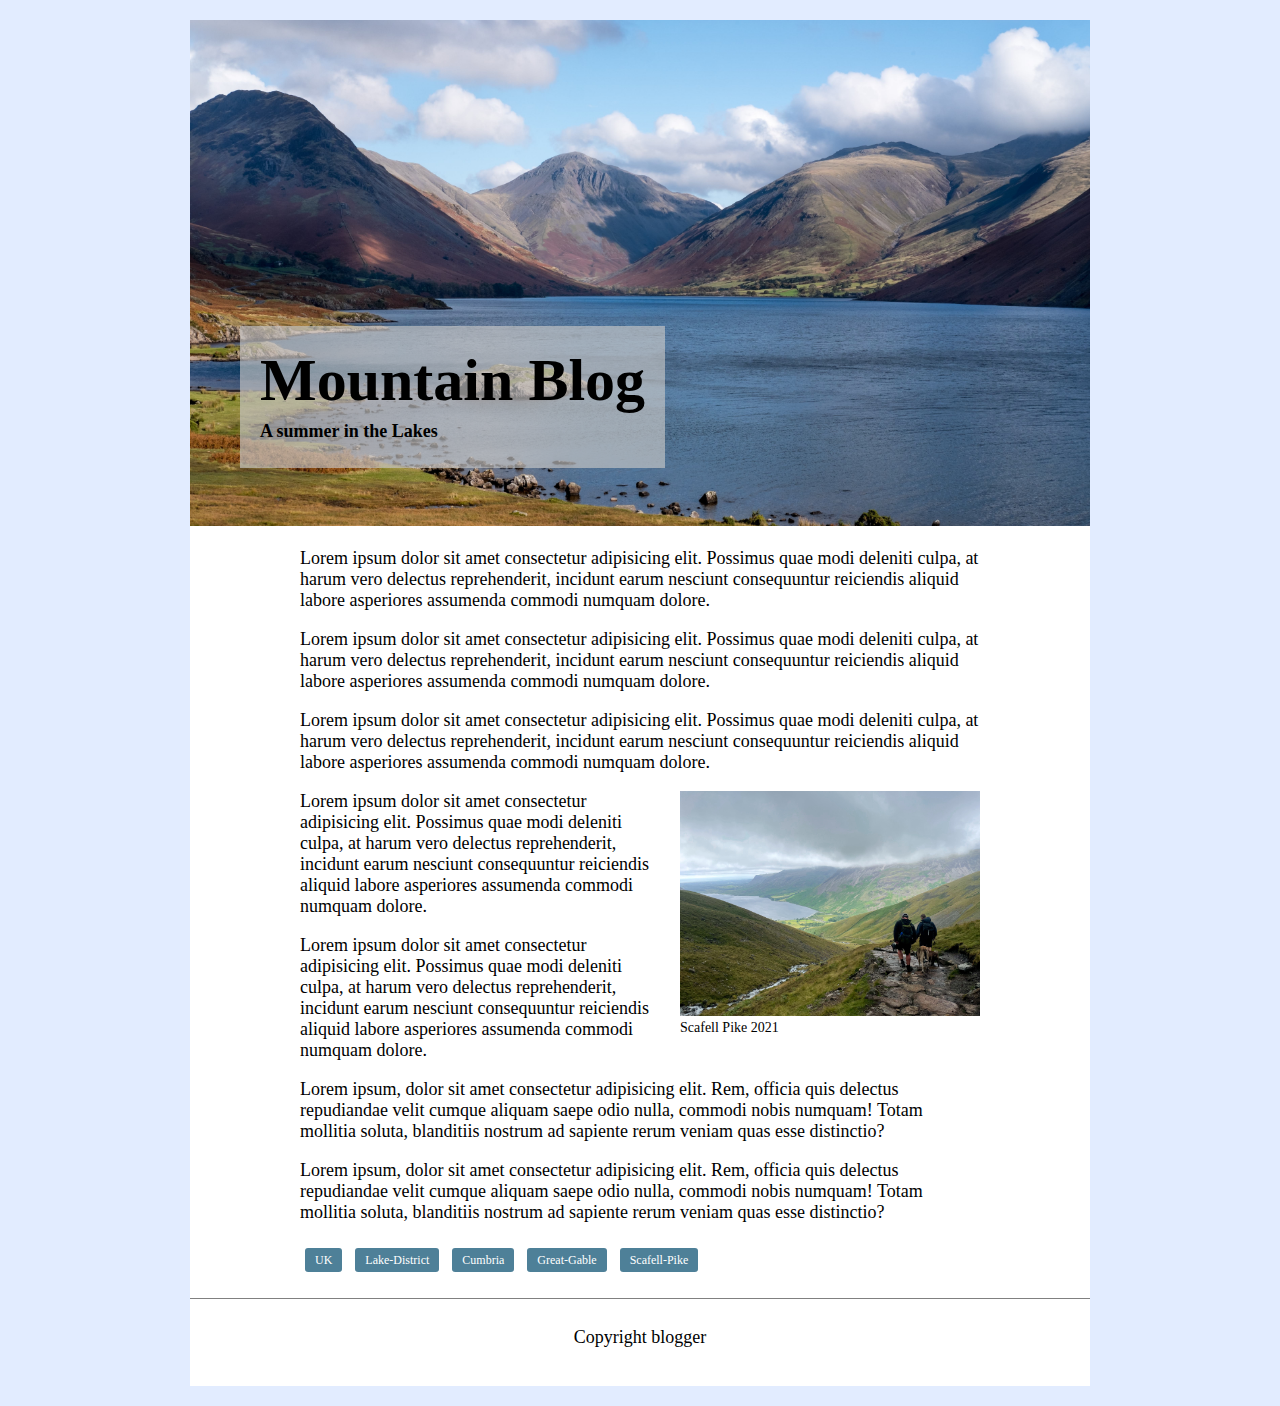
<file: 03-10-22/index.html>
<!DOCTYPE html>
<html lang="en" xmlns:mso="urn:schemas-microsoft-com:office:office" xmlns:msdt="uuid:C2F41010-65B3-11d1-A29F-00AA00C14882">
  <head>
    <meta charset="UTF-8" />
    <meta http-equiv="X-UA-Compatible" content="IE=edge" />
    <meta name="viewport" content="width=device-width, initial-scale=1.0" />
    <title>Blog Post</title>
    <link rel="stylesheet" href="style.css" />
</head>
  <body>
    <main>
      <header class="hero">
        <figure id="feature">
          <img src="img/Great-Gable.jpg" alt="A mountain range with a lake in the foreground" style="width:inherit;" />
        </figure>
        <div class="title">
          <h1 style="margin: 0;">Mountain Blog</h1>
          <p style="margin: 6px 0; font-weight:600; ">A summer in the Lakes</p>
        </div>
      </header>
      <article>
        <p>
          Lorem ipsum dolor sit amet consectetur adipisicing elit. Possimus quae
          modi deleniti culpa, at harum vero delectus reprehenderit, incidunt
          earum nesciunt consequuntur reiciendis aliquid labore asperiores
          assumenda commodi numquam dolore.
        </p>
        <p>
          Lorem ipsum dolor sit amet consectetur adipisicing elit. Possimus quae
          modi deleniti culpa, at harum vero delectus reprehenderit, incidunt
          earum nesciunt consequuntur reiciendis aliquid labore asperiores
          assumenda commodi numquam dolore.
        </p>
        <p>
          Lorem ipsum dolor sit amet consectetur adipisicing elit. Possimus quae
          modi deleniti culpa, at harum vero delectus reprehenderit, incidunt
          earum nesciunt consequuntur reiciendis aliquid labore asperiores
          assumenda commodi numquam dolore.
        </p>
        <figure id="article-figure">
          <img src="img/Scafell-Pike.jpg" alt="Two walkers walking down a mountain with a lake in the background" style="width: inherit;" />
          <figcaption>Scafell Pike 2021</figcaption>
        </figure>
        <p>
          Lorem ipsum dolor sit amet consectetur adipisicing elit. Possimus quae
          modi deleniti culpa, at harum vero delectus reprehenderit, incidunt
          earum nesciunt consequuntur reiciendis aliquid labore asperiores
          assumenda commodi numquam dolore.
        </p>
        <p>
          Lorem ipsum dolor sit amet consectetur adipisicing elit. Possimus quae
          modi deleniti culpa, at harum vero delectus reprehenderit, incidunt
          earum nesciunt consequuntur reiciendis aliquid labore asperiores
          assumenda commodi numquam dolore.
        </p>
        <p>
          Lorem ipsum, dolor sit amet consectetur adipisicing elit. Rem, officia
          quis delectus repudiandae velit cumque aliquam saepe odio nulla,
          commodi nobis numquam! Totam mollitia soluta, blanditiis nostrum ad
          sapiente rerum veniam quas esse distinctio?
        </p>
        <p>
          Lorem ipsum, dolor sit amet consectetur adipisicing elit. Rem, officia
          quis delectus repudiandae velit cumque aliquam saepe odio nulla,
          commodi nobis numquam! Totam mollitia soluta, blanditiis nostrum ad
          sapiente rerum veniam quas esse distinctio?
        </p>
        <p class="tags">
          <span class="button">UK</span>
          <span class="button">Lake-District</span>
          <span class="button">Cumbria</span>
          <span class="button">Great-Gable</span>
          <span class="button">Scafell-Pike</span>
        </p>
      </article>

      <footer><p>Copyright blogger</p></footer>
    </main>
  </body>
</html>
</file>
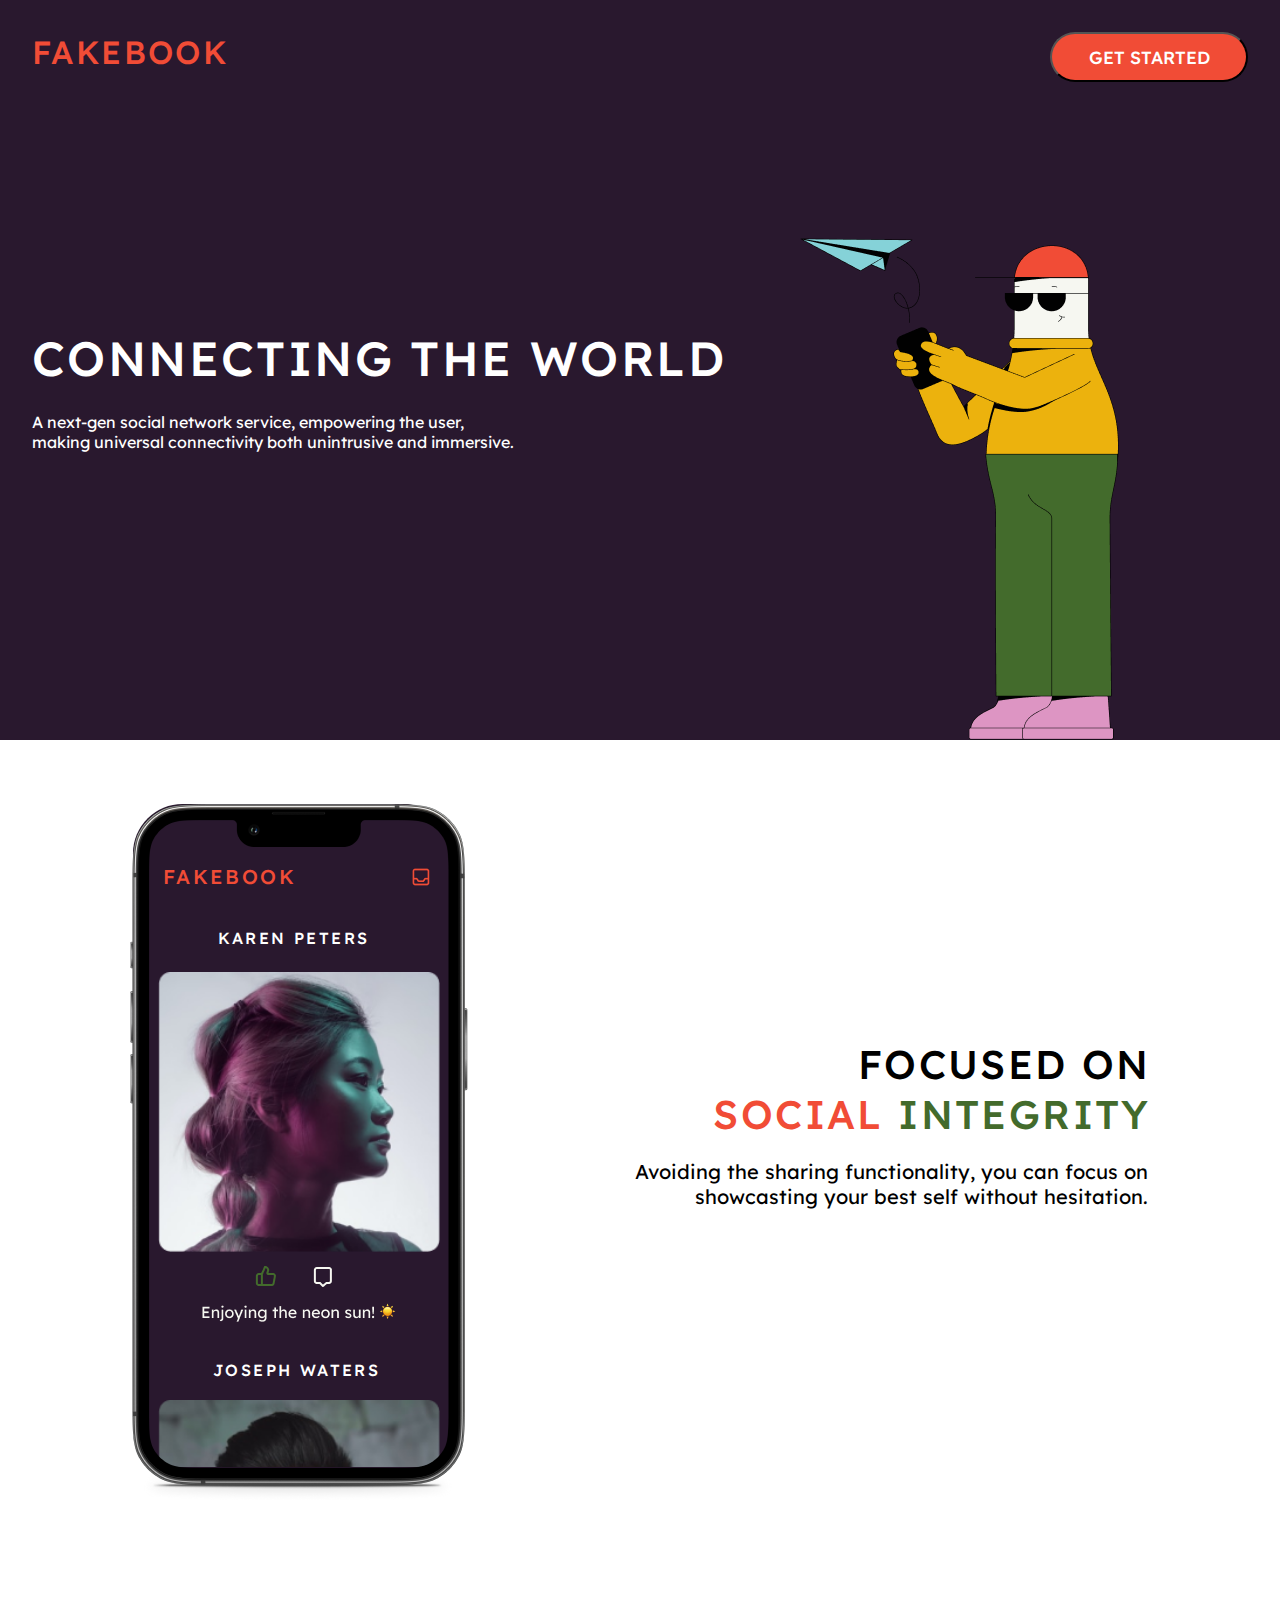
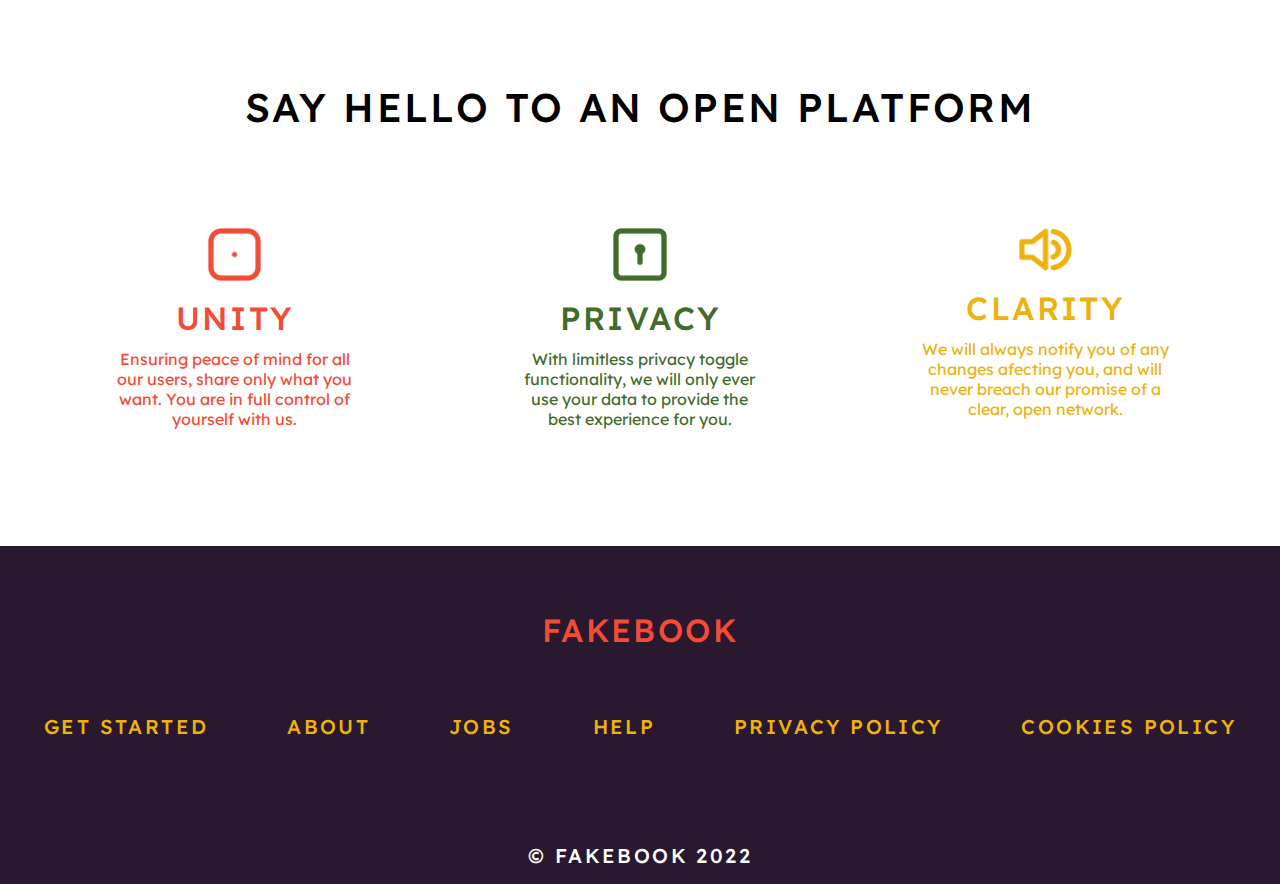
<file: Fakebook/index.html>
<!DOCTYPE html>
<html lang="en">
<head>
    <meta charset="UTF-8">
    <meta http-equiv="X-UA-Compatible" content="IE=edge">
    <meta name="viewport" content="width=device-width, initial-scale=1.0">
    <title>Fakebook</title>
    <link rel="stylesheet" href="style.css">
    <link rel="preconnect" href="https://fonts.googleapis.com">
    <link rel="preconnect" href="https://fonts.gstatic.com" crossorigin>
    <link href="https://fonts.googleapis.com/css2?family=Lexend+Deca:wght@400;500&display=swap" rel="stylesheet">
</head>
<body>
    <header>
        <h2 class="logo">FAKEBOOK</h2>
        <input type="submit" value="GET STARTED" class="btn1">
    </header>
    
    <section class="hero">
        <div class="heroText">
            <h1>CONNECTING THE WORLD</h1>
            <p>A next-gen social network service, empowering the user,</p> 
            <p>making universal connectivity both unintrusive and immersive.</p>
        </div>
        <img src="img/man.png" alt="man">
        <input type="submit" value="GET STARTED" class="btn2">
    </section>

    <main>
        <section class="mCont1">
            <div class="mockup">
                <h2 class="logo" id="phoneLogo">FAKEBOOK</h2>
                <img src="img/phoneburger.png" alt="burger menu" id="phoneBurger">
                <h3 id="phoneName1">KAREN PETERS</h3>
                <img src="img/face1.png" alt="lady profile" id="face1">
                <img src="img/like.png" alt="like" id="like">
                <img src="img/comment.png" alt="comment" id="comment">
                <img src="img/sun.png" alt="sun comment" id="sun">
                <h3 id="phoneName2">JOSEPH WATERS</h3>
                <img src="img/face2.png" alt="boy" id="face2">
                <img src="img/phone.png" alt="phone" id="phone">
            </div>
            <h1>FOCUSED ON <article><span>SOCIAL</span> <span>INTEGRITY</span></article></h1>
            <p>Avoiding the sharing functionality, you can focus on showcasting your best self without hesitation.</p>
        </section>

        <section class="mCont2">
            <h1>SAY HELLO TO AN OPEN PLATFORM</h1>
            <div>
                <article class="unity">
                    <img src="img/unity.png" alt="unity">
                    <h2>UNITY</h2>
                    <p>Ensuring peace of mind for all our users, share only what you want. You are in full control of yourself with us.</p>
                </article>
                    
                <article class="privacy">
                    <img src="img/privacy.png" alt="privacy">
                    <h2>PRIVACY</h2>
                    <p>With limitless privacy toggle functionality, we will only ever use your data to provide the best experience for you.</p>
                </article>

                <article class="clarity">
                    <img src="img/clarity.png" alt="clarity">
                    <h2>CLARITY</h2>
                    <p>We will always notify you of any changes afecting you, and will never breach our promise of a clear, open network.</p>
                </article>
            </div>
        </section>
    </main>

    <footer>
        <h2 class="logo">FAKEBOOK</h2>
        <ul>
            <li>GET STARTED</li>
            <li>ABOUT</li>
            <li>JOBS</li>
            <li>HELP</li>
            <li>PRIVACY POLICY</li>
            <li>COOKIES POLICY</li>
        </ul>
        <h3>© FAKEBOOK 2022</h3>
    </footer>
</body>
</html>
</file>
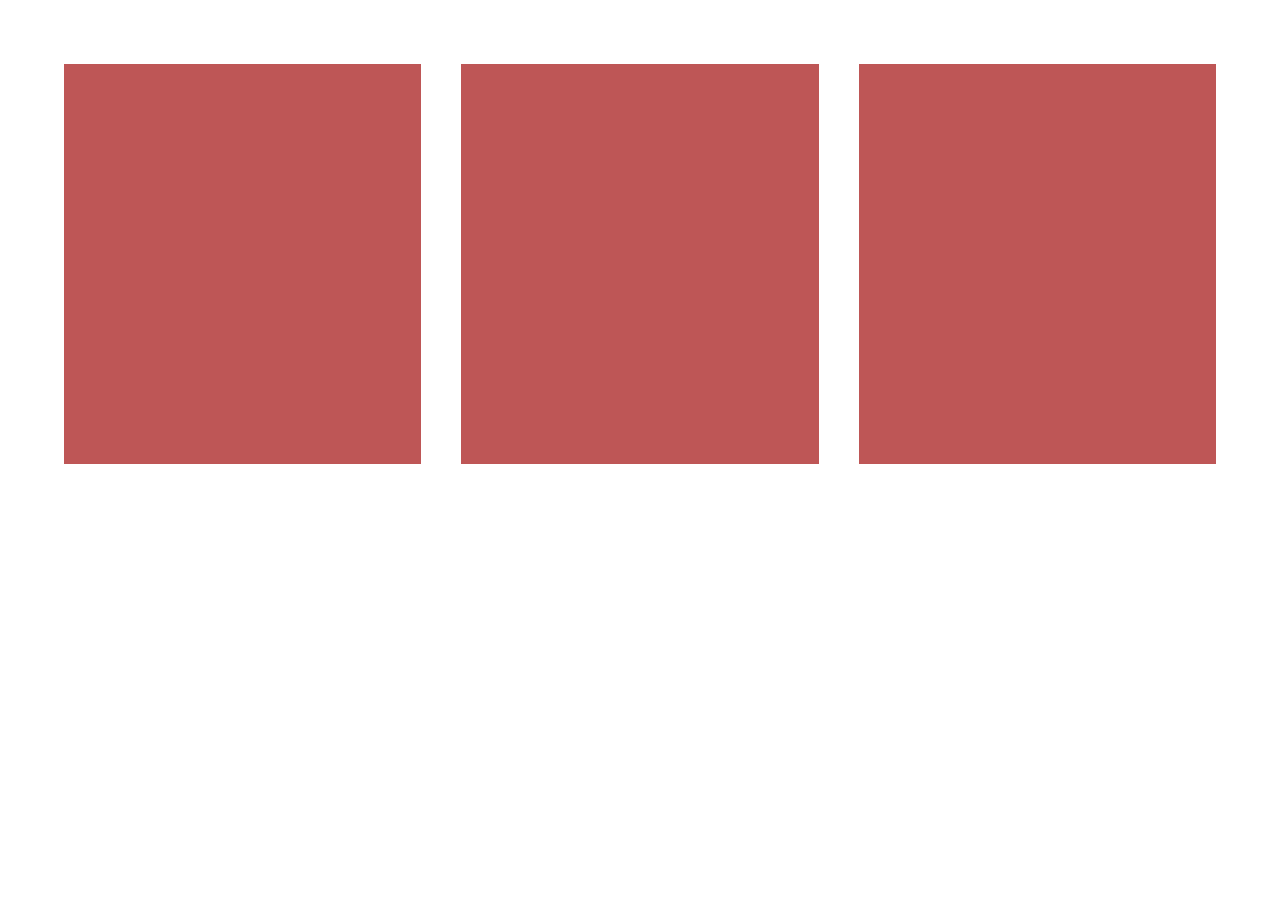
<file: 06-10-22/302.1/index.html>
<!DOCTYPE html>
<html lang="en" xmlns:mso="urn:schemas-microsoft-com:office:office" xmlns:msdt="uuid:C2F41010-65B3-11d1-A29F-00AA00C14882">
  <head>
    <meta charset="UTF-8" />
    <meta http-equiv="X-UA-Compatible" content="IE=edge" />
    <meta name="viewport" content="width=device-width, initial-scale=1.0" />
    <title>Document</title>
    <link rel="stylesheet" href="style.css" />
 
</head>
  <body>
    <div class="cards-container">
      <div class="card"></div>
      <div class="card"></div>
      <div class="card"></div>
    </div>
  </body>
</html>
</file>
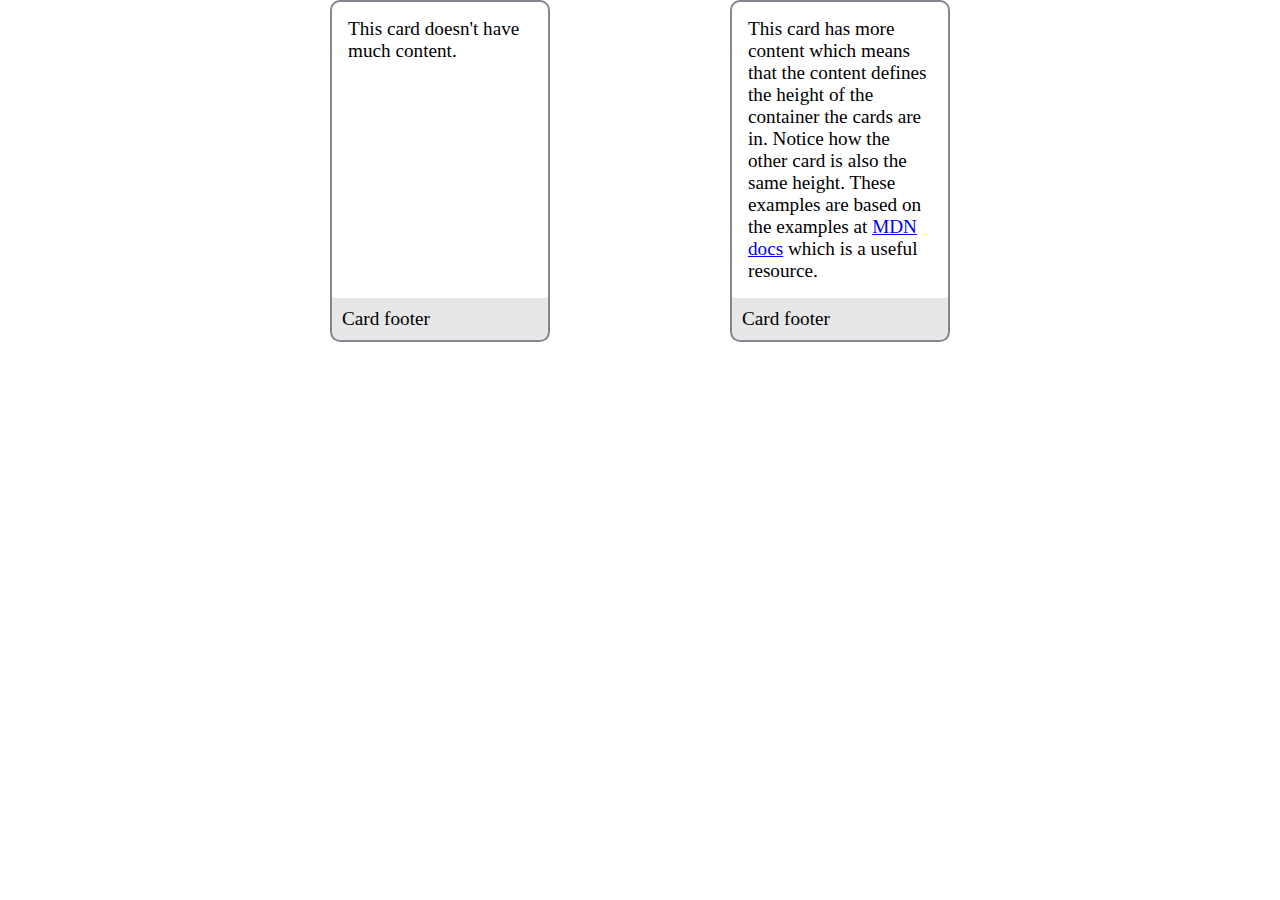
<file: 06-10-22/Flexbox-cards/index.html>
<!DOCTYPE html>
<html lang="en" xmlns:mso="urn:schemas-microsoft-com:office:office" xmlns:msdt="uuid:C2F41010-65B3-11d1-A29F-00AA00C14882">
  <head>
    <meta charset="UTF-8" />
    <meta http-equiv="X-UA-Compatible" content="IE=edge" />
    <meta name="viewport" content="width=device-width, initial-scale=1.0" />
    <title>Flexbox exercises</title>
    <link rel="stylesheet" href="style.css" />
  
<!--[if gte mso 9]><xml>
<mso:CustomDocumentProperties>
<mso:display_urn_x003a_schemas-microsoft-com_x003a_office_x003a_office_x0023_Editor msdt:dt="string">Joseph  Witcombe</mso:display_urn_x003a_schemas-microsoft-com_x003a_office_x003a_office_x0023_Editor>
<mso:xd_Signature msdt:dt="string"></mso:xd_Signature>
<mso:Order msdt:dt="string">682800.000000000</mso:Order>
<mso:ComplianceAssetId msdt:dt="string"></mso:ComplianceAssetId>
<mso:TemplateUrl msdt:dt="string"></mso:TemplateUrl>
<mso:xd_ProgID msdt:dt="string"></mso:xd_ProgID>
<mso:_ExtendedDescription msdt:dt="string"></mso:_ExtendedDescription>
<mso:display_urn_x003a_schemas-microsoft-com_x003a_office_x003a_office_x0023_Author msdt:dt="string">Joseph  Witcombe</mso:display_urn_x003a_schemas-microsoft-com_x003a_office_x003a_office_x0023_Author>
<mso:ContentTypeId msdt:dt="string">0x010100EACF580794C2D0408F9EBF8B7FFF7CF2</mso:ContentTypeId>
<mso:TriggerFlowInfo msdt:dt="string"></mso:TriggerFlowInfo>
<mso:_SourceUrl msdt:dt="string"></mso:_SourceUrl>
<mso:_SharedFileIndex msdt:dt="string"></mso:_SharedFileIndex>
<mso:MediaLengthInSeconds msdt:dt="string"></mso:MediaLengthInSeconds>
</mso:CustomDocumentProperties>
</xml><![endif]-->
</head>
  <body>
    <div class="card-container">
      <div class="card">
        <div class="content">
          <p>This card doesn't have much content.</p>
        </div>
        <footer>Card footer</footer>
      </div>
      <div class="card">
        <div class="content">
          <p>
            This card has more content which means that the content defines the
            height of the container the cards are in. Notice how the other card
            is also the same height. These examples are based on the examples at
            <a
              href="https://developer.mozilla.org/en-US/docs/Web/CSS/CSS_Flexible_Box_Layout/Typical_Use_Cases_of_Flexbox"
              >MDN docs</a
            >
            which is a useful resource.
          </p>
        </div>
        <footer>Card footer</footer>
      </div>
    </div>
  </body>
</html>
</file>
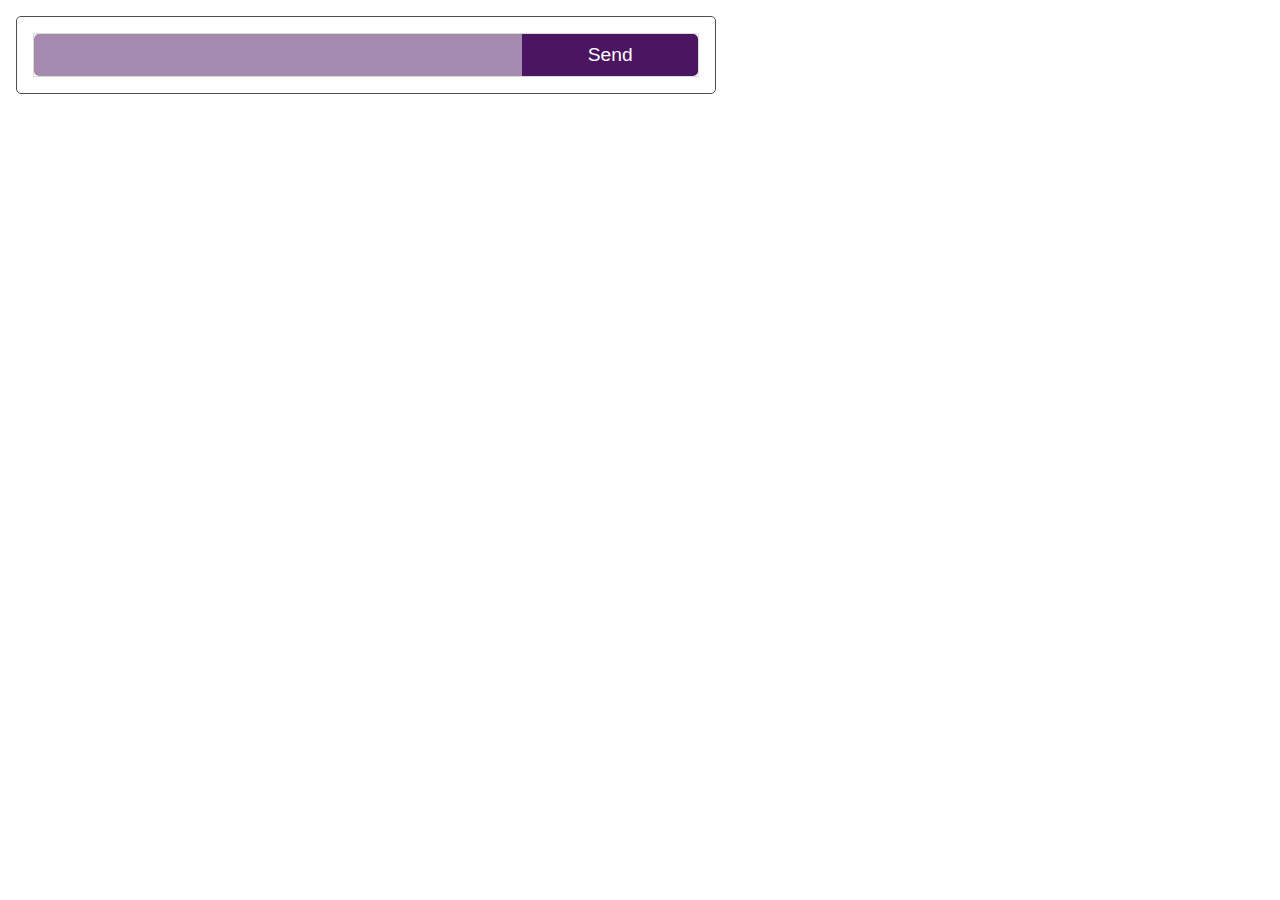
<file: 06-10-22/Form Controls/index.html>
<!DOCTYPE html>
<html lang="en" xmlns:mso="urn:schemas-microsoft-com:office:office" xmlns:msdt="uuid:C2F41010-65B3-11d1-A29F-00AA00C14882">
  <head>
    <meta charset="UTF-8" />
    <meta http-equiv="X-UA-Compatible" content="IE=edge" />
    <meta name="viewport" content="width=device-width, initial-scale=1.0" />
    <title>Media Objects</title>
    <link rel="stylesheet" href="style.css" />
 
</head>
  <body>
    <section>
      <form class="example">
        <div class="wrapper">
          <input type="text" id="text" />
          <input type="submit" value="Send" />
        </div>
      </form>
    </section>
  </body>
</html>
</file>
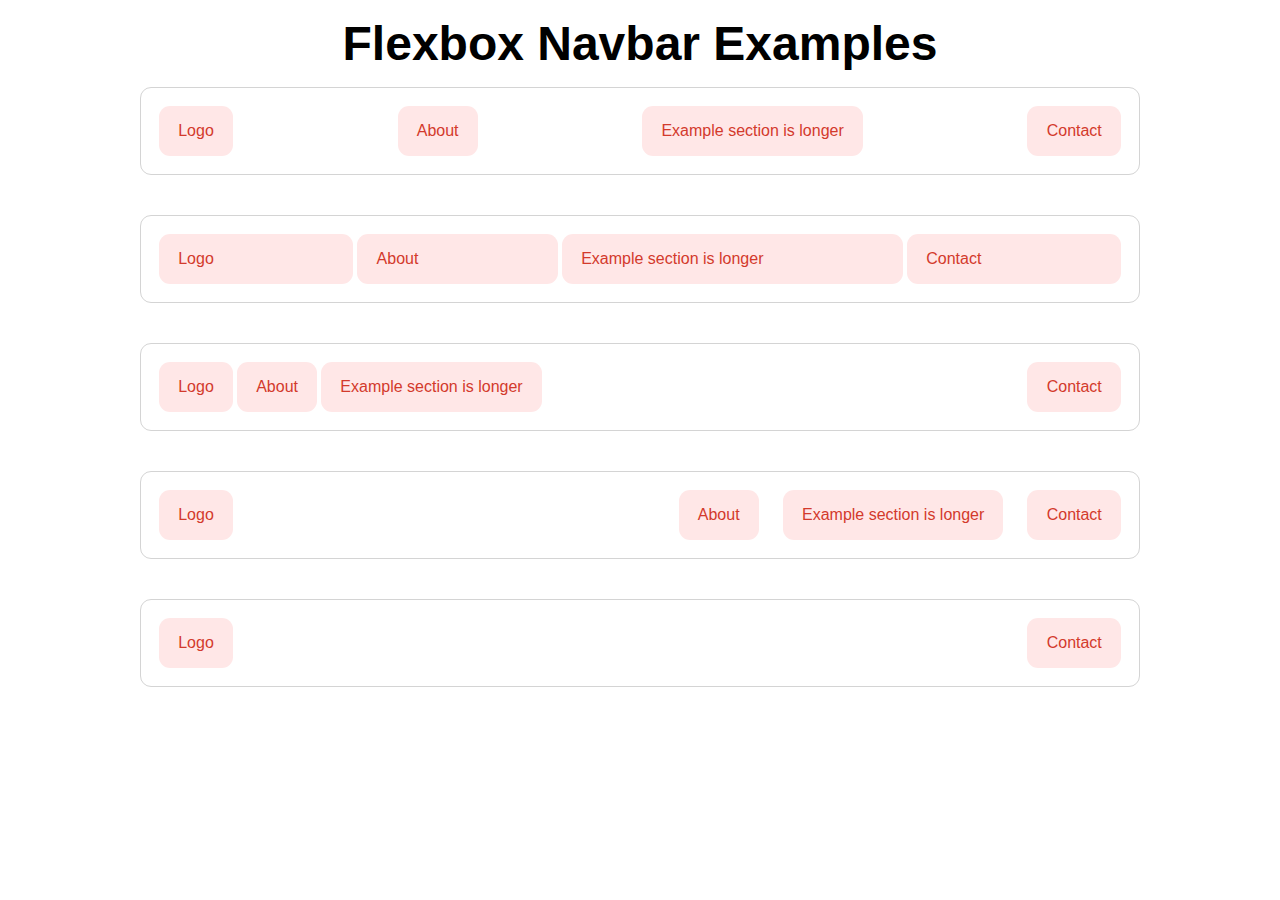
<file: 06-10-22/Nav/index.html>
<!DOCTYPE html>
<html lang="en" xmlns:mso="urn:schemas-microsoft-com:office:office" xmlns:msdt="uuid:C2F41010-65B3-11d1-A29F-00AA00C14882">
  <head>
    <meta charset="UTF-8" />
    <meta http-equiv="X-UA-Compatible" content="IE=edge" />
    <meta name="viewport" content="width=device-width, initial-scale=1.0" />
    <title>Flexbox Nav</title>
    <link rel="stylesheet" href="style.css" />
 
</head>
  <body>
    <article>
      <h1>Flexbox Navbar Examples</h1>
      <section>
        <nav>
          <ul class="evenly-spaced">
            <li><a href="#">Logo</a></li>
            <li><a href="#">About</a></li>
            <li><a href="#">Example section is longer</a></li>
            <li><a href="#">Contact</a></li>
          </ul>
        </nav>
      </section>
      <section>
        <nav class="space-distributed">
          <ul>
            <li><a href="#">Logo</a></li>
            <li><a href="#">About</a></li>
            <li><a href="#">Example section is longer</a></li>
            <li><a href="#">Contact</a></li>
          </ul>
        </nav>
      </section>
      <section>
        <nav>
          <ul class="split-nav">
            <li><a href="#">Logo</a></li>
            <li><a href="#">About</a></li>
            <li><a href="#">Example section is longer</a></li>
            <li class="push-right"><a href="#">Contact</a></li>
          </ul>
        </nav>
      </section>
      <section>
        <nav>
          <ul class="split-nav-push-left">
            <li class="push-left"><a href="#">Logo</a></li>
            <li><a href="#">About</a></li>
            <li><a href="#">Example section is longer</a></li>
            <li><a href="#">Contact</a></li>
          </ul>
        </nav>
      </section>
      <section>
        <nav>
          <ul class="split-nav-Centre">
            <li><a href="#">Logo</a></li>
            <li class="centre"></li>
            <li><a href="#">Contact</a></li>
          </ul>
        </nav>
      </section>
    </article>
  </body>
</html>
</file>
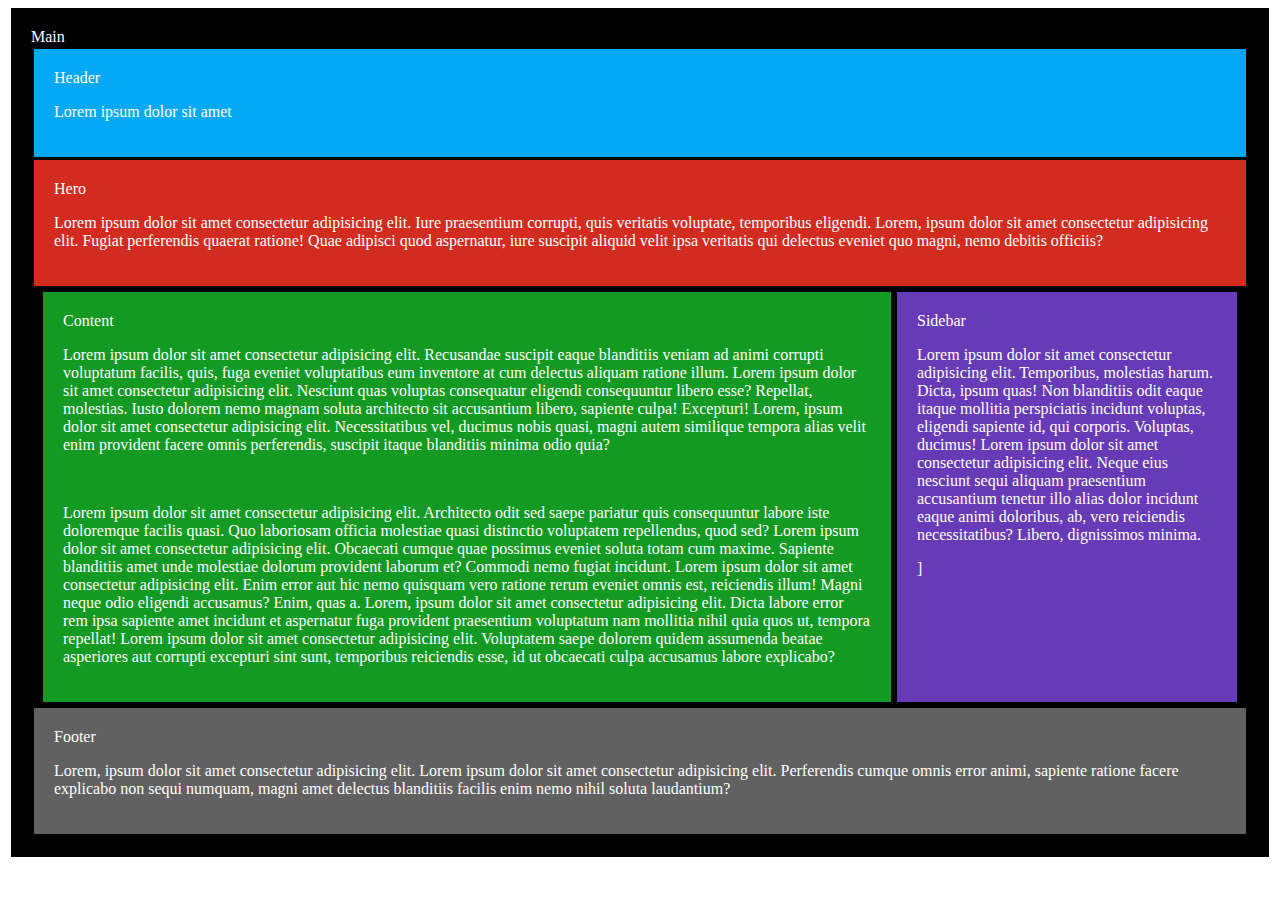
<file: 08-10-22/responsive website/index.html>
<!DOCTYPE html>
<html lang="en" xmlns:mso="urn:schemas-microsoft-com:office:office" xmlns:msdt="uuid:C2F41010-65B3-11d1-A29F-00AA00C14882">
  <head>
    <meta charset="UTF-8" />
    <meta http-equiv="X-UA-Compatible" content="IE=edge" />
    <meta name="viewport" content="width=device-width, initial-scale=1.0" />
    <title>Document</title>
    <link rel="stylesheet" href="style.css" />
 
</head>
  <body>
    <main>
        Main

        <header>
            Header
            <p>Lorem ipsum dolor sit amet</p>
        </header>

        <section class="hero">
            Hero
            <p>Lorem ipsum dolor sit amet consectetur adipisicing elit. Iure praesentium corrupti, quis veritatis voluptate, temporibus eligendi. Lorem, ipsum dolor sit amet consectetur adipisicing elit. Fugiat perferendis quaerat ratione! Quae adipisci quod aspernatur, iure suscipit aliquid velit ipsa veritatis qui delectus eveniet quo magni, nemo debitis officiis?
            </p>
        </section>

        <div class="flex-container wrapper">

        <section class="content">
            Content
            <p>Lorem ipsum dolor sit amet consectetur adipisicing elit. Recusandae suscipit eaque blanditiis veniam ad animi corrupti voluptatum facilis, quis, fuga eveniet voluptatibus eum inventore at cum delectus aliquam ratione illum.
                Lorem ipsum dolor sit amet consectetur adipisicing elit. Nesciunt quas voluptas consequatur eligendi consequuntur libero esse? Repellat, molestias. Iusto dolorem nemo magnam soluta architecto sit accusantium libero, sapiente culpa! Excepturi!
                Lorem, ipsum dolor sit amet consectetur adipisicing elit. Necessitatibus vel, ducimus nobis quasi, magni autem similique tempora alias velit enim provident facere omnis perferendis, suscipit itaque blanditiis minima odio quia?
            </p>
            <br>
            <p>Lorem ipsum dolor sit amet consectetur adipisicing elit. Architecto odit sed saepe pariatur quis consequuntur labore iste doloremque facilis quasi. Quo laboriosam officia molestiae quasi distinctio voluptatem repellendus, quod sed?
                Lorem ipsum dolor sit amet consectetur adipisicing elit. Obcaecati cumque quae possimus eveniet soluta totam cum maxime. Sapiente blanditiis amet unde molestiae dolorum provident laborum et? Commodi nemo fugiat incidunt.
                Lorem ipsum dolor sit amet consectetur adipisicing elit. Enim error aut hic nemo quisquam vero ratione rerum eveniet omnis est, reiciendis illum! Magni neque odio eligendi accusamus? Enim, quas a.
                Lorem, ipsum dolor sit amet consectetur adipisicing elit. Dicta labore error rem ipsa sapiente amet incidunt et aspernatur fuga provident praesentium voluptatum nam mollitia nihil quia quos ut, tempora repellat!
                Lorem ipsum dolor sit amet consectetur adipisicing elit. Voluptatem saepe dolorem quidem assumenda beatae asperiores aut corrupti excepturi sint sunt, temporibus reiciendis esse, id ut obcaecati culpa accusamus labore explicabo?
            </p>
        </section>

        <aside class="sidebar">
            Sidebar
            <p>Lorem ipsum dolor sit amet consectetur adipisicing elit. Temporibus, molestias harum. Dicta, ipsum quas! Non blanditiis odit eaque itaque mollitia perspiciatis incidunt voluptas, eligendi sapiente id, qui corporis. Voluptas, ducimus! Lorem ipsum dolor sit amet consectetur adipisicing elit. Neque eius nesciunt sequi aliquam praesentium accusantium tenetur illo alias dolor incidunt eaque animi doloribus, ab, vero reiciendis necessitatibus? Libero, dignissimos minima.
            </p>]
        </aside>

        </div>

        <footer>
            Footer
            <p>Lorem, ipsum dolor sit amet consectetur adipisicing elit. Lorem ipsum dolor sit amet consectetur adipisicing elit. Perferendis cumque omnis error animi, sapiente ratione facere explicabo non sequi numquam, magni amet delectus blanditiis facilis enim nemo nihil soluta laudantium?
            </p>
        </footer>

    </main>
  </body>
</html>
</file>
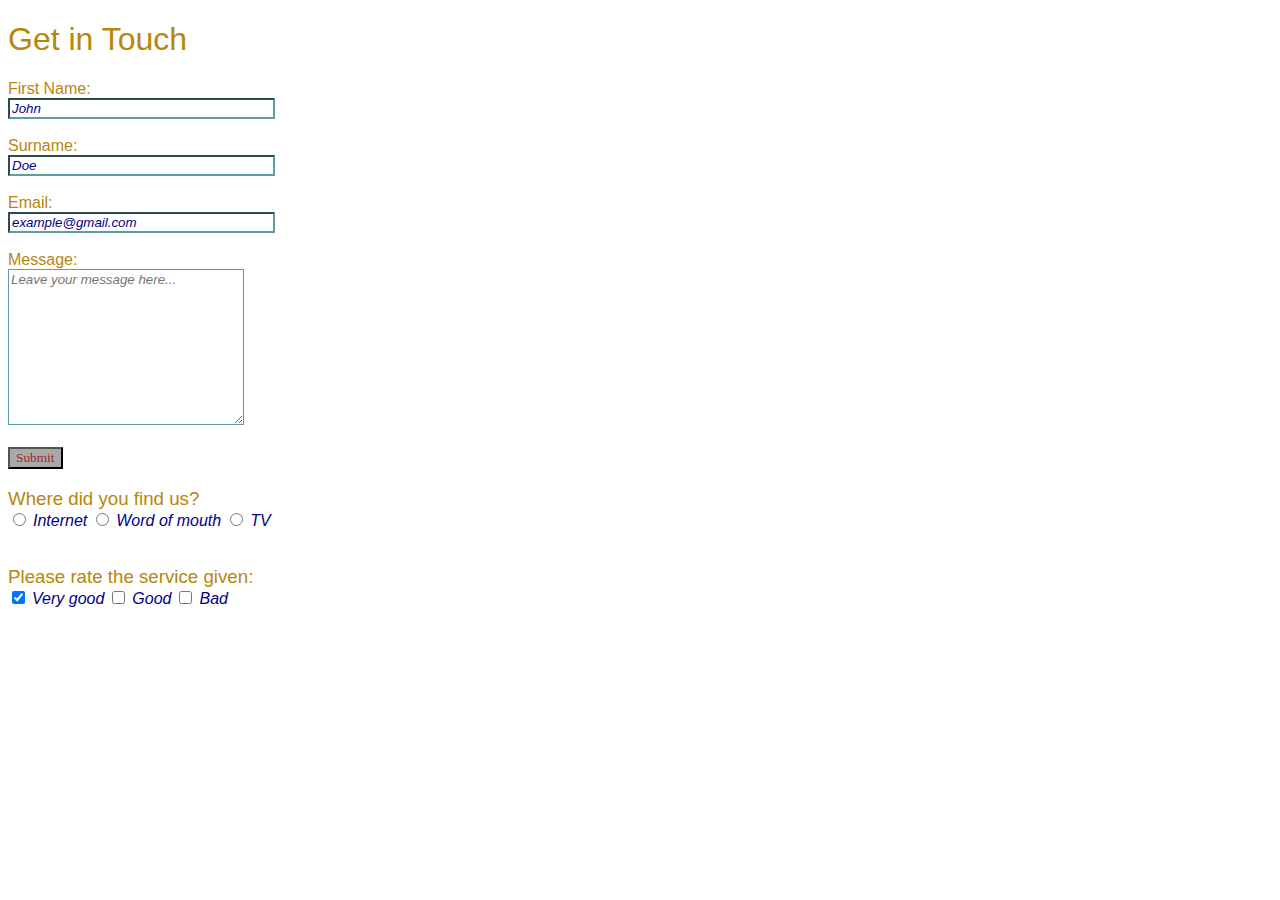
<file: form27-09-22.html>
<!DOCTYPE html>
<html lang="en" xmlns:mso="urn:schemas-microsoft-com:office:office" xmlns:msdt="uuid:C2F41010-65B3-11d1-A29F-00AA00C14882">
  <head>
    <meta charset="UTF-8" />
    <meta http-equiv="X-UA-Compatible" content="IE=edge" />
    <meta name="viewport" content="width=device-width, initial-scale=1.0" />
    <title>Form Homework</title>
  <link rel="stylesheet" href="mystyle.css">
  <style>
    .internal{
      color:darkgoldenrod;
      font-family:Impact, Haettenschweiler, 'Arial Narrow Bold', sans-serif;
      font-weight: lighter;
    }
  </style>
</head>
  <body>
    <h1 class="internal">Get in Touch</h1>
    <form action="">
        <label for="firstname" class="internal">First Name:</label><br>
        <input id="firstname" type="text" required size="30" value="John" name="firstname" class="external">
        <br></br>
        <div><label for="surname" class="internal">Surname:</label></div>
        <input id="surname" type="text" required size="30" value="Doe" name="surname" class="external">
        <br></br>
        <div><label for="email" class="internal">Email:</label></div>
        <input id="email" type="email" required size="30" value="example@gmail.com" name="email" class="external">
        <br></br>
        <div><label for="message" class="internal">Message:</label></div>
        <textarea style="width: 230px;resize: vertical;min-height: 150px;" id="message" type="text" required placeholder="Leave your message here..." aria-setsize="50,50" name="message" class="external"></textarea>
        <br></br>
        <input type="submit" value="Submit" name="submit" id="submit" style="background-color:darkgray; color:brown; border-color: black; font-family: Cambria, Cochin, Georgia, Times, 'Times New Roman', serif; font-stretch: expanded; size: 50px;">
    </form>
    <section>
        <h3 style="margin-bottom:0cm" class="internal">Where did you find us?</h3>
        <input id="web" type="radio" name="chosen">
        <label for="web" class="external">Internet</label>
        <input id="mouth" type="radio" name="chosen">
        <label for="mouth" class="external">Word of mouth</label>
        <input id="tv" type="radio" name="chosen">
        <label for="tv" class="external">TV</label>
        <br></br>
    </section>
    <section>
        <h3 style="margin-bottom:0cm" class="internal">Please rate the service given:</h3>
        <input id="vgood" type="checkbox" value="1" name="vgood" checked>
        <label for="vgood" class="external">Very good</label>
        <input id="gd" type="checkbox" name="gd">
        <label for="gd" class="external">Good</label>
        <input id="bad" type="checkbox" name="bad">
        <label for="bad" class="external">Bad</label>
        <br></br>
    </section>
  </body>
</html>
</file>
<file: 03-10-22/style.css>
* {
    box-sizing: border-box;
    font-family: 'Times New Roman', Times, serif;
}

body {
    background-color: rgb(226, 236, 255);
    padding: 0px;
    margin: 0px;
}

main {
width: 900px;
margin: 20px auto;
background-color: white;
}

#feature {
    margin:0px auto;
    width: 900px;
}
#article-figure {
    margin: 0px 0px 15px 15px;
    width: 300px;
    float: right;
    font-size: 14px;
}

.hero {
    width: 900px;
    position: relative;
}

.title {
    background-color: rgba(199, 199, 199, 0.65);
    padding: 20px;
    position: absolute;
    margin-left: 50px;
    top: 60%;
    font-size: 30px;
}

article {
    margin: 10px 110px 20px 110px;
}

p {
font-size: 18px;
}

.tags {
    font-size: 12px;
    color: white;
    margin: 30px 0px;
}

.button {
    padding: 5px 10px;
    border-radius: 3px;
    background-color: #4e8098;
    margin: 0px 5px;
}

footer {
    margin: 0;
    padding: 10px 0px 20px;
    text-align: center;
    border: 0px;
    border-top: 1px;
    border-style:groove;
    border-color: grey;
}
</file>
<file: Fakebook/style.css>
* {
    font-family: 'Lexend Deca', sans-serif;
    margin: 0px;
    padding: 0px;
}

html {
    background-color: lightgrey;
}

body {
    max-width: 1500px;
    margin: 0px auto;
}

/*header start*/
header {
    background-color: #29182E;
    text-align: center;
    padding: 2rem 2rem;
}

.logo {
    letter-spacing: 0.15rem;
    color: #F14C36;
    font-size: 2rem;
    display: inline;
    font-weight: 500;
}

.btn1 {
    display: none;
}
/*header end*/

/*hero start*/
.hero {
    background-color: #29182E;
    color: white;
    text-align: center;
    padding: 14rem 2rem 18rem;
}

.hero h1 {
    font-weight: 500;
    font-size: 3rem;
    letter-spacing: 0.15rem;
    margin-bottom: 1.5rem;
}

.hero img {
    display: none;
}

.btn2 {
    margin-top: 1.5rem;
    padding: 0.1rem 1rem;
    color: white;
    border-radius: 5rem;
    padding: 2% 6%;
    background-color: #F14C36;
    font-weight: 500;
    font-size: 20px;
}
/*hero end*/

/*main start*/
main {
    background-color: white;
    text-align: center;
    padding: 4rem 2rem;
}

.mockup {
    background-color: #29182E;
    position: relative;
    height: 670px;
    width: 320px;
    margin: 0px auto 4rem;
    border-radius: 3.1rem;
}

#phone {
    position: absolute;
    top: 0;
    bottom: 0;
    right: 0;
    left: -1%;
}

#phoneLogo {
    position: absolute;
    left: 0;
    right: 40%;
    bottom: 0;
    top: 9%;
    font-size: 20px;
}

#phoneBurger {
    position: absolute;
    left: 87%;
    right: 0;
    bottom: 0;
    top: 9.6%;
}

#phoneName1 {
    font-size: 16px;
    letter-spacing: 0.15rem;
    font-weight: 500;
    color: white;
    position: absolute;
    left: 0;
    right: 0;
    bottom: 0;
    top: 18.5%;
}

#face1 {
    width: 88%;
    position: absolute;
    left: 7.8%;
    right: 0;
    bottom: 0;
    top: 25%;
}

#like {
    position: absolute;
    left: 38%;
    right: 0;
    bottom: 0;
    top: 69%;
}

#comment {
    position: absolute;
    left: 56%;
    right: 0;
    bottom: 0;
    top: 69.1%;
}

#sun {
    position: absolute;
    left: 21.5%;
    right: 0;
    bottom: 0;
    top: 74.5%;
}

#phoneName2 {
    font-size: 16px;
    letter-spacing: 0.15rem;
    font-weight: 500;
    color: white;
    position: absolute;
    left: 2%;
    right: 0;
    bottom: 0;
    top: 83%;
}

#face2 {
    width: 88%;
    position: absolute;
    left: 7.8%;
    right: 0;
    bottom: 0;
    top: 89%;
}

.mCont1 h1 {
    font-size: 24px;
    font-weight: 500;
    letter-spacing: 0.15rem;
    margin-bottom: 1rem;
}

.mCont1 span:first-child {
    color: #F14C36;
} 

.mCont1 span:last-child {
    color: #436B2C;
}

.mCont1 {
    margin-bottom: 10rem;
}

.mCont2 h1 {
    font-size: 21px;
    font-weight: 500;
    letter-spacing: 0.15rem;
    margin-bottom: 4rem;
}

.unity img, .privacy img, .clarity img {
    width: 40px;
    margin-bottom: 0.8rem;
}

.mCont2 h2 {
    font-size: 20px;
    font-weight: 500;
    letter-spacing: 0.15rem;
    margin-bottom: 0.7rem;
}

.unity, .privacy, .clarity {
    max-width: 250px;
    margin: 0px auto 3.3rem;
}

.unity h2, .unity p {
    color: #F14C36;
}

.unity p, .privacy p, .clarity p {
    font-size: 1rem;

}

.privacy h2, .privacy p {
    color: #436B2C;
}

.clarity h2, .clarity p {
    color: #ECB20D;
}
/*main end*/

/*footer start*/
footer {
    background-color: #29182E;
    text-align: center;
    padding: 4rem;
}

footer ul {
    margin-top: 4rem;
    color: #ECB20D;
    font-size: 20px;
    font-weight: 500;
    list-style: none;
    letter-spacing: 0.15rem;
}

footer li {
    margin-bottom: 0.5rem;
}

footer h3 {
    color: white;
    font-size: 20px;
    font-weight: 500;
    letter-spacing: 0.15rem;
    margin-top: 6rem;
    margin-bottom: -3rem;
}
/*footer end*/

@media screen and (min-width: 1000px) {
    header {
        text-align:start;
    }

    .btn1 {
        display:inline;
        padding: 0.1rem 1rem;
        float: right;
        border-radius: 2rem;
        padding: 1% 3%;
        color: white;
        background-color: #F14C36;
        font-size: 1.1rem;
        font-weight: 500;
    }

    .btn2 {
        display: none;
    }

    .hero {
        display: flex;
        position: relative;
    }

    .heroText {
        text-align: left;
    }

    .hero img {
        display: block;
        position: absolute;
        bottom: 0px;
        right: 0px;
        left: 50%;
    }

    .mockup {
        bottom: 0;
        right: 0;
        left: -28.5%;
        top: 0;
    }

    .mCont1 {
        position: relative;
    }

    .mCont1 h1 {
        font-size: 40px;
        font-weight: 500;
        text-align: right;
        position: absolute;
        bottom: 0;
        right: 8%;
        left: 0;
        top: 35%;
    }

    .mCont1 article {
        display: block;
    }
    
    .mCont1 p {
        font-size: 20px;
        text-align: right;
        position: absolute;
        bottom: 0;
        right: 8.2%;
        left: 0;
        top: 53%;
        margin-left: 45%;
    }

    .mCont2 {
        padding-top: 3rem;
    }

    .mCont2 div {
        display: flex;
        justify-content: space-evenly;
    }

    .mCont2 h1 {
        font-size: 40px;
        font-weight: 500;
        letter-spacing: 0.15rem;
        margin-bottom: 6rem;
    }
    
    .unity img, .privacy img, .clarity img {
        width: 53.33px;
    }
    
    .mCont2 h2 {
        font-size: 32px;
        font-weight: 500;
        letter-spacing: 0.15rem;
        margin-bottom: 0.7rem;
    }
    
    .unity, .privacy, .clarity {
        max-width: 250px;
        margin: 0px auto 3.3rem;
    }
    
    .unity h2, .unity p {
        color: #F14C36;
    }
    
    .unity p, .privacy p, .clarity p {
        font-size: 1rem;
    
    }
    
    .privacy h2, .privacy p {
        color: #436B2C;
    }
    
    .clarity h2, .clarity p {
        color: #ECB20D;
    }

    footer ul{
        display: flex;
        justify-content: space-between;
        margin: 4rem -20px 0px -20px;
    }
}
</file>
<file: 06-10-22/302.1/style.css>
* {
  margin: 0;
  padding: 0;
  box-sizing: border-box;
}

.cards-container {
  padding: 5%;
}

.card {
  margin-bottom: 30px;
  background-color: rgb(190, 86, 86);
  height: 400px;
}

/*
Media Query 1 
1. Add a media query for screens with a minimum width of 40em.
2.1. Inside the media query select the cards-container and add a rule so that changes it to a flexbox.
2.2. Add another rule to cards-container so that the boxes wrap.
2.3. Finally add a rule for justify content: space between.
3. Inside the media query select .card and give it a width of 45% 
so that two divs appear per row on tablet sized screens */

@media only screen and (min-width: 40em) {
  .cards-container {
    display:flex;
    flex-wrap: wrap;
    justify-content: space-between;

  }

  .card {
    width: 45%;
  }
}


/* 
Media Query 2
1. Add a second media query with a minimum width of 60em for desktops to display 3 cards per row. 
2. Give the cards a width of 31% 
*/

@media only screen and (min-width: 60em) {
  .cards-container {
    display: flex;


  }

  .card {
    width: 31%;
  }
}
</file>
<file: 08-10-22/responsive website/style.css>
main, header, section, aside, footer {
    margin: 3px;
    padding: 20px;
    color: #ffffff;
}

main {
    background: #000000;
}

header {
    background: #03a9f4;
}

.hero {
    background: #d22b1f;
}

.content {
    background: #129a22;
}

aside {
    background: #673ab7;
}

footer {
    background: #616161;
}

@media screen and (min-width: 640px) {
    .flex-container {
        display: flex;
    }

    .content {
        flex: 1;
    }

    .sidebar {
        flex: 0 1 300px;
    }
}

@media screen and (min-width: 1200px) {
    .flex-container {
        display: flex;
    }

    .content {
        flex: 1;
    }

    .sidebar {
        flex: 0 1 300px;
    }

    .wrapper {
        margin: auto;
        max-width: 75rem;
    }
}
</file>
<file: mystyle.css>
.external{
    font-style: italic;
    font-family: 'Lucida Sans', 'Lucida Sans Regular', 'Lucida Grande', 'Lucida Sans Unicode', Geneva, Verdana, sans-serif;
    font-weight: initial;
    font-stretch: expanded;
    color:darkblue;
    border-color: cadetblue;
}
</file>
<file: 06-10-22/Flexbox-cards/style.css>
/* CSS reset */

* {
  box-sizing: border-box;
  margin: 0;
  padding: 0;
}

/* Body */

body {
  font-size: 1.2rem;
}

/* 
1. Give the card-container a margin to center it
2. Set it to display flex
3. Give it a justify content property of space around
4. Finally add a flex wrap property. */
.card-container {
  max-width: 800px;
  margin: 0 auto;
  display: flex;
  justify-content:space-around;
  flex-wrap: wrap;




}




/* Make the card display flex and change it's flex direction so that it displays vertically */
.card {
  border: 2px solid rgb(137, 133, 143);
  border-radius: 10px;
  width: 220px;
  display: flex;
  flex-direction:column;

}



/* Use the flex shorthand syntax to give the .content
 a flex grow of 1, a flex shrink of 1 and a flex basis of auto. */
.card .content {
  padding: 1rem;
  flex: 1 1 auto;
}


.card footer {
  background-color: rgba(133, 131, 138, 0.2);
  padding: 10px;
}
</file>
<file: 06-10-22/Form Controls/style.css>
/* CSS reset */

* {
  box-sizing: border-box;
  margin: 0px;
  padding: 0px;
}

/* Body - scroll down for instructions */

section {
  width: 90%;
  max-width: 700px;
  border: 1px solid #4d4e53;
  border-radius: 5px;
  padding: 1rem;
  margin: 1rem;
}

/* Add a declaration to make the wrapper to display flex */
.wrapper {
  border: 1px solid rgb(219, 219, 219);
  display: flex;
}

input {
  border: none;
  font-size: 1.2em;
  padding: 10px;
}

/* Add a flex shorthand declaration to the text input and the submit button.
Both should have a flex shrink property of 1 and a flex basis set the default value.
The flex grow property for the text input should be set to 2 and to 1 for the submit button. */


input[type="text"] {
  background-color: rgba(75, 21, 97, 0.5);
  border-radius: 5px 0px 0px 5px;
  display: flex;
  flex-shrink: 1;
  flex-basis:initial;
  flex-grow: 2;

}


input[type="submit"] {
  background-color: rgba(75, 21, 97, 1);
  color: #fff;
  border-radius: 0px 5px 5px 0px;
  display: flex;
  flex-shrink: 1;
  flex-basis: initial;
  flex-grow: 1;
  justify-content: center;
}
</file>
<file: 06-10-22/Nav/style.css>
/* CSS reset */

* {
  box-sizing: border-box;
  margin: 0;
  padding: 0;
}

/* Body - Scroll down for instructions */

body {
  font-size: 1rem;
  font-family: Arial, Helvetica, sans-serif;
}

article {
  width: 90%;
  max-width: 1000px;
  margin: auto;
}

section {
  border: 1px solid rgb(212, 212, 212);
  border-radius: 11px;
  padding: 1rem;
  margin-bottom: 40px;
}

h1 {
  font-size: 3rem;
  text-align: center;
  margin: 1rem;
}

nav ul {
  list-style: none;
}

nav a {
  text-decoration: none;
  border-radius: 11px;
  background-color: #ffe7e7;
  color: #d33a2c;
  padding: 1rem 1.2rem;
  display: block;
  margin: 2px;
}



/* 1. Evenly Spaced Nav */

.evenly-spaced {
/* Make this div into a flexbox and give it a justify content of space between */
display: flex;
justify-content: space-between;

}



/************** 2. Equally distributed Nav **************/

.space-distributed ul {
/* Make this div into a flexbox */
display: flex;
}

.space-distributed li {
  /* Give the list item a flex value of auto */
flex: auto;
}



/************** 3.  A split Nav **************/

.split-nav {
/* 1. Make the split-nav display flex.
2. Give it a margin right and left of -10 */
display: flex;
margin: 0 -10;
}

.split-nav li {
  /* Give the list item a margin right and left of 10 */
margin: 0 10;
}


.split-nav .push-right {
  /* Give the push right div a margin left of auto. This will give it the maxinum availible margin to the left. */
margin-left: auto;
}



/************** 4.  A split Nav **************/

.split-nav-push-left {
/* Use flexbox to justify the content to the end of the container */
display: flex;
justify-content: flex-end;
  margin: 0 -10px;
}

.split-nav-push-left li {
  margin: 0 10px;
}

.split-nav-push-left .push-left {
  margin-right: auto;
}



/* 5.  A split Nav */

.split-nav-Centre {
  /* Set me to display flex */
  display: flex;
}

.centre {
  /* Set the middle element to grow and stretch by setting flex-grow to 1 */
flex-grow: 1;
}
</file>
